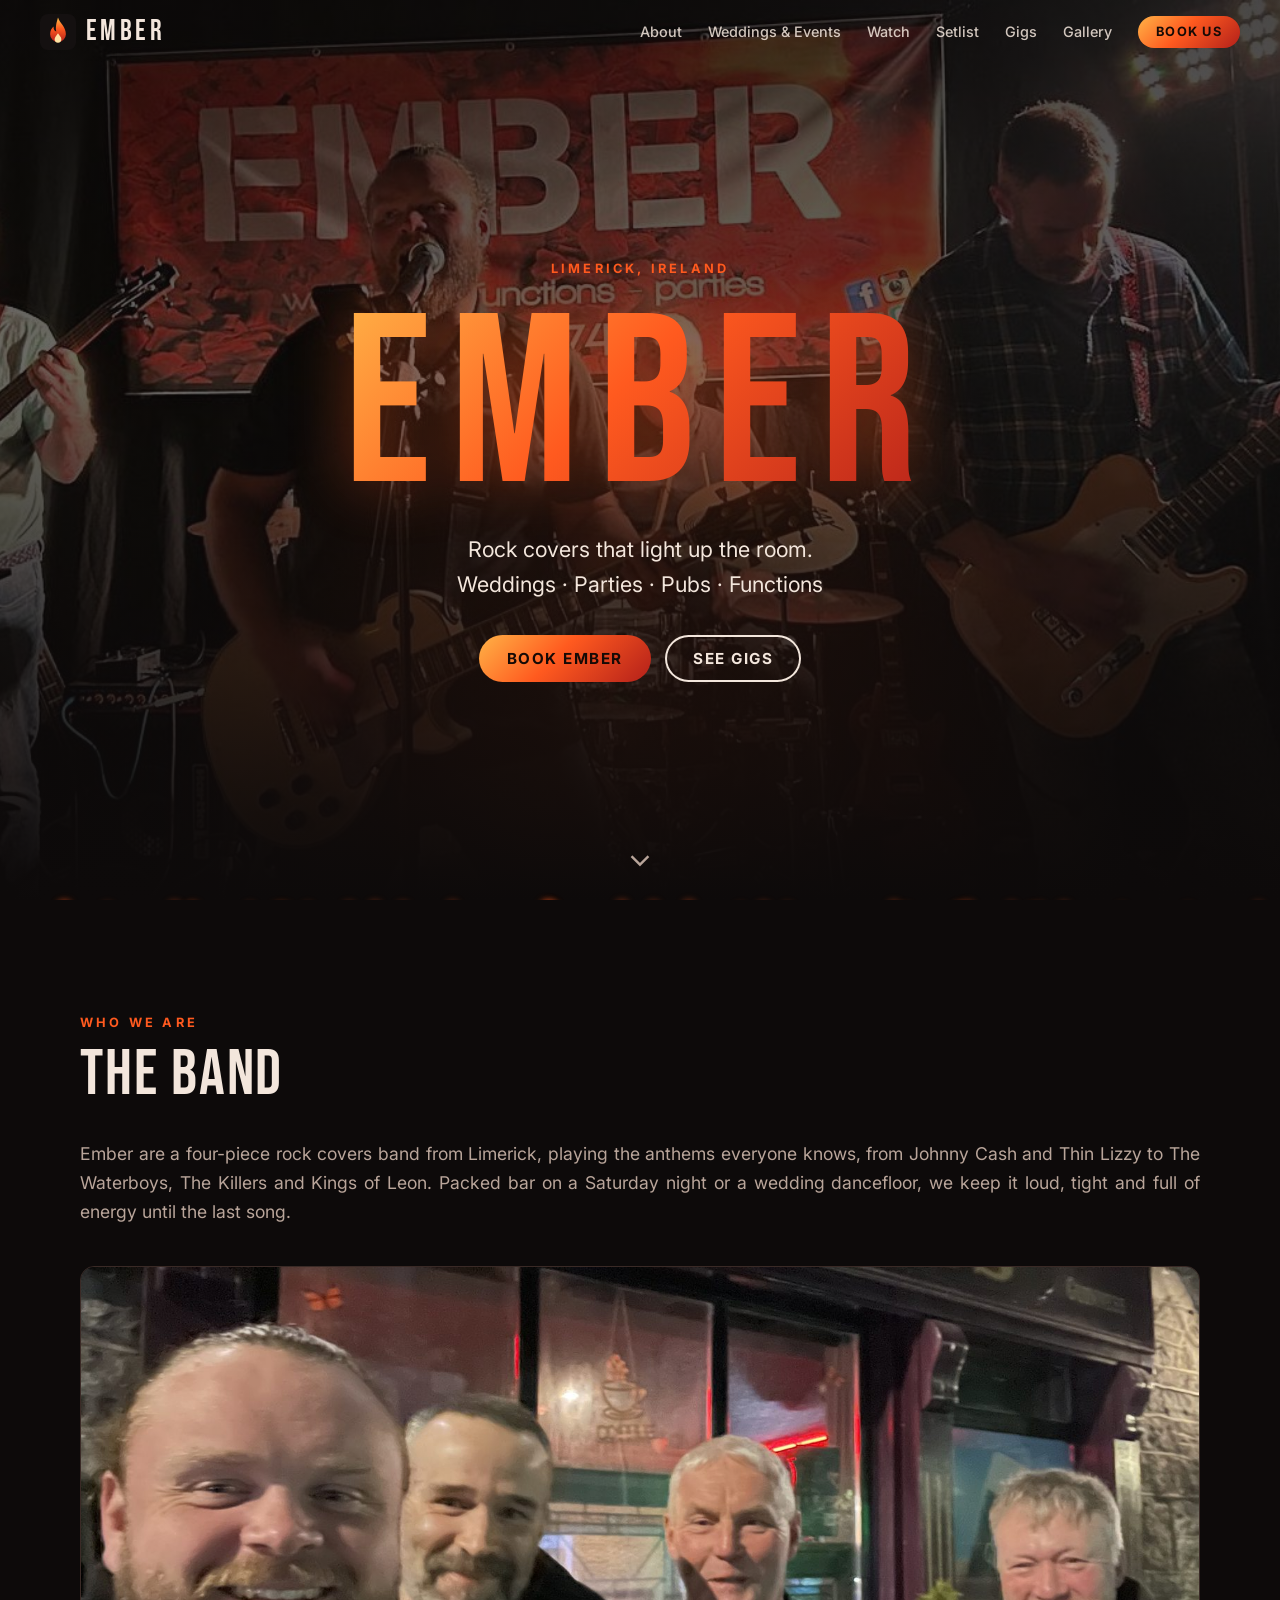
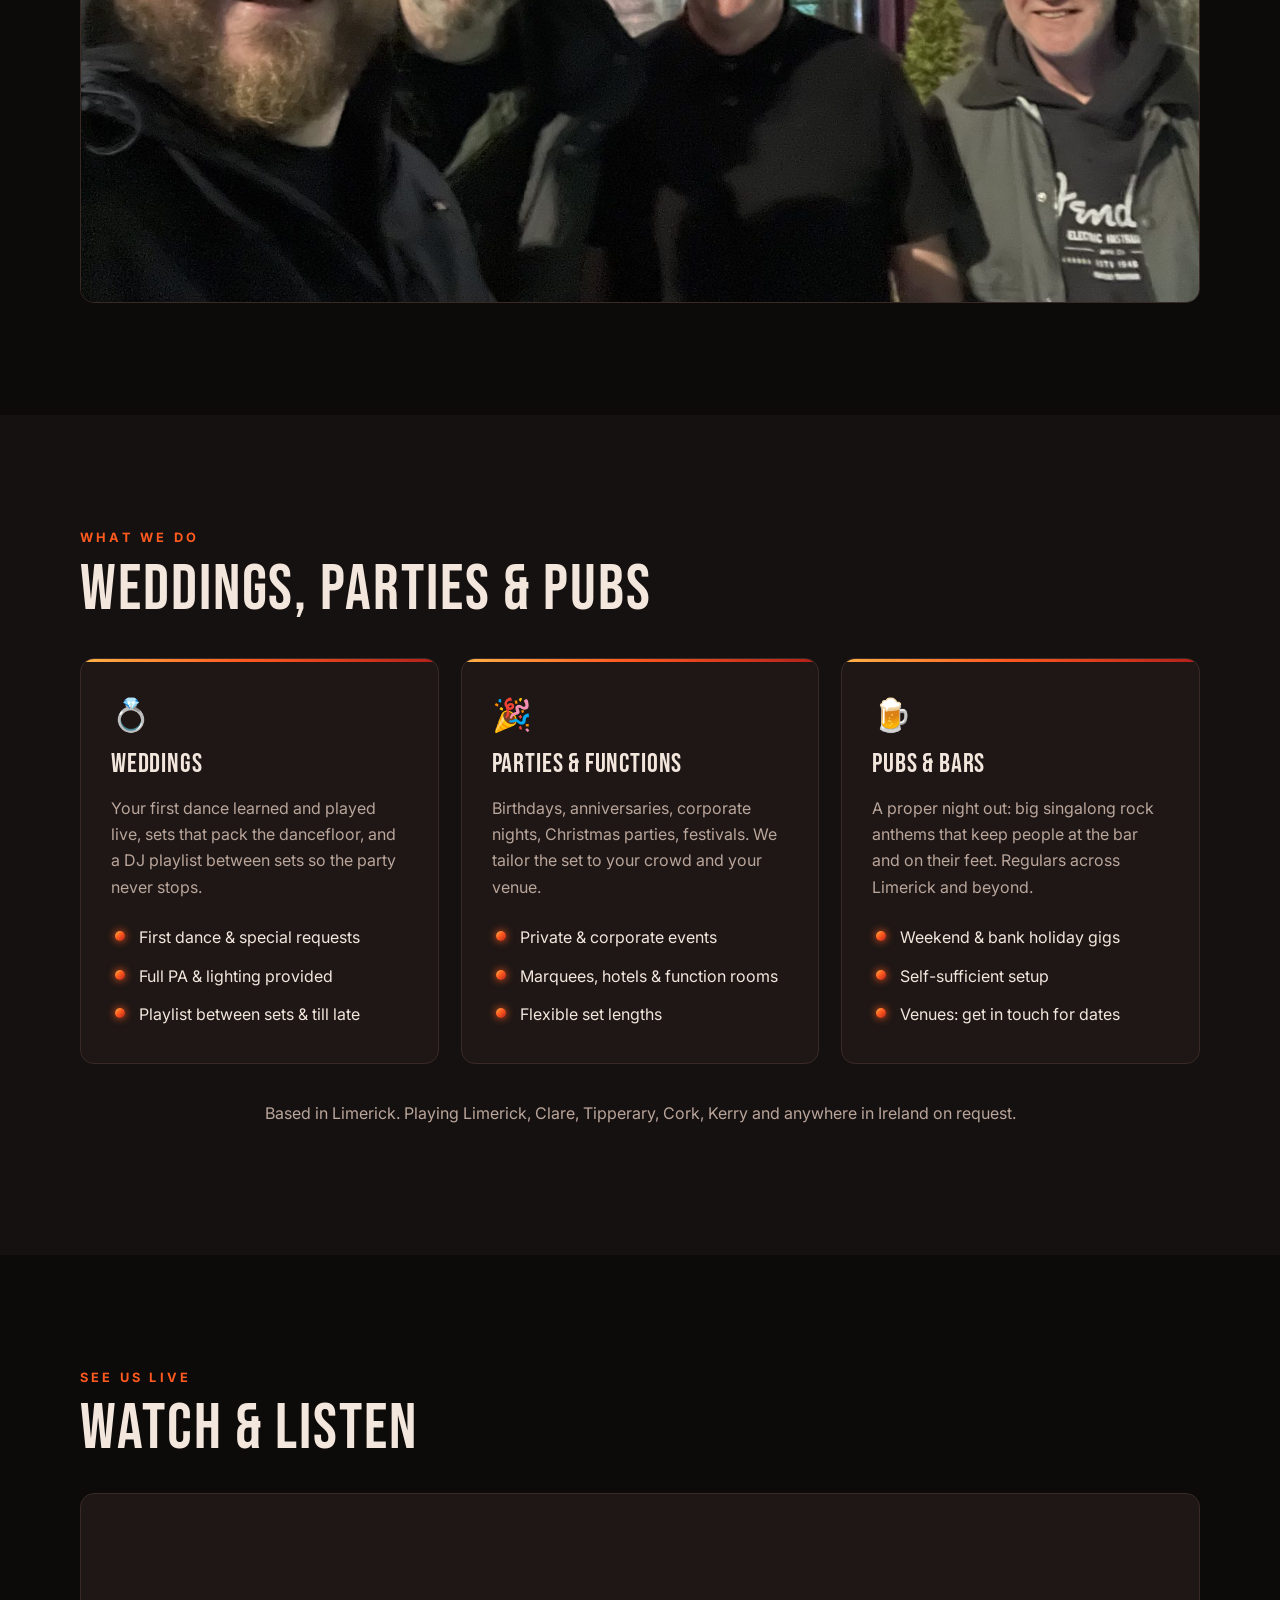
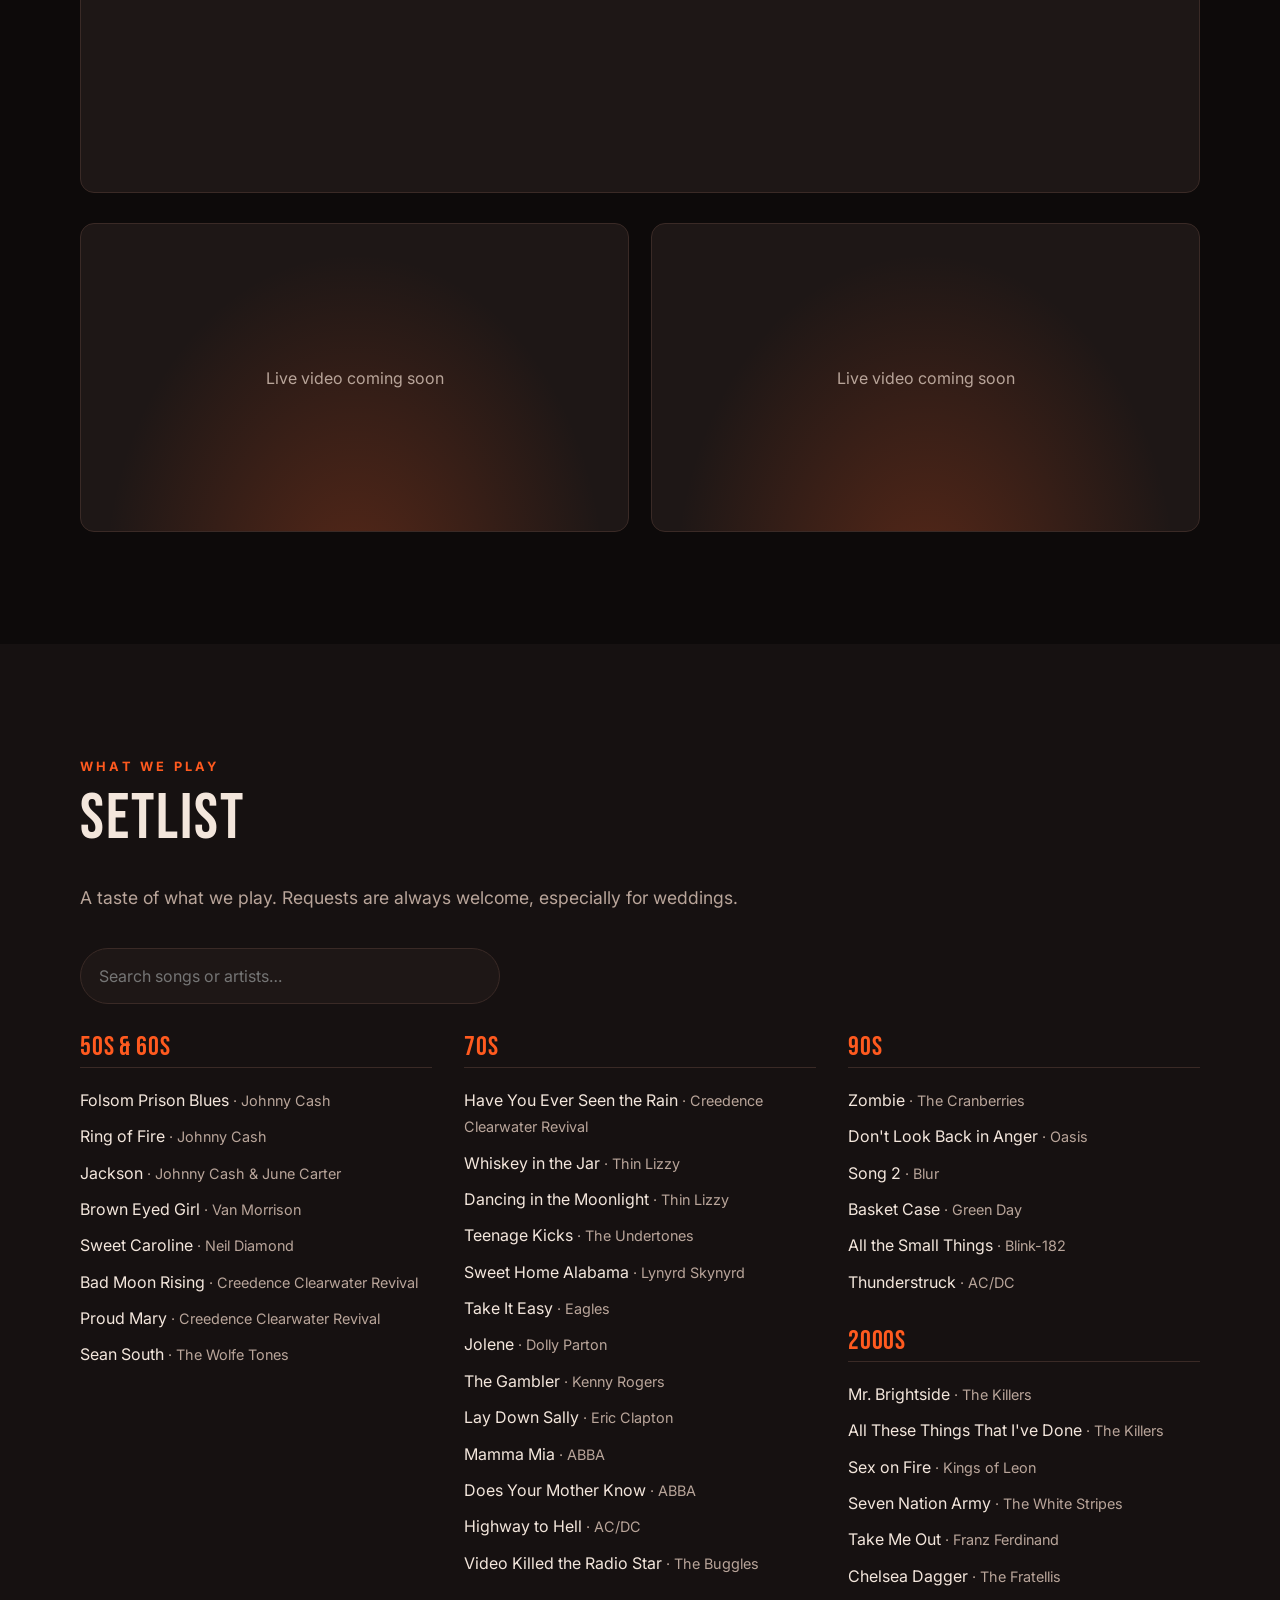
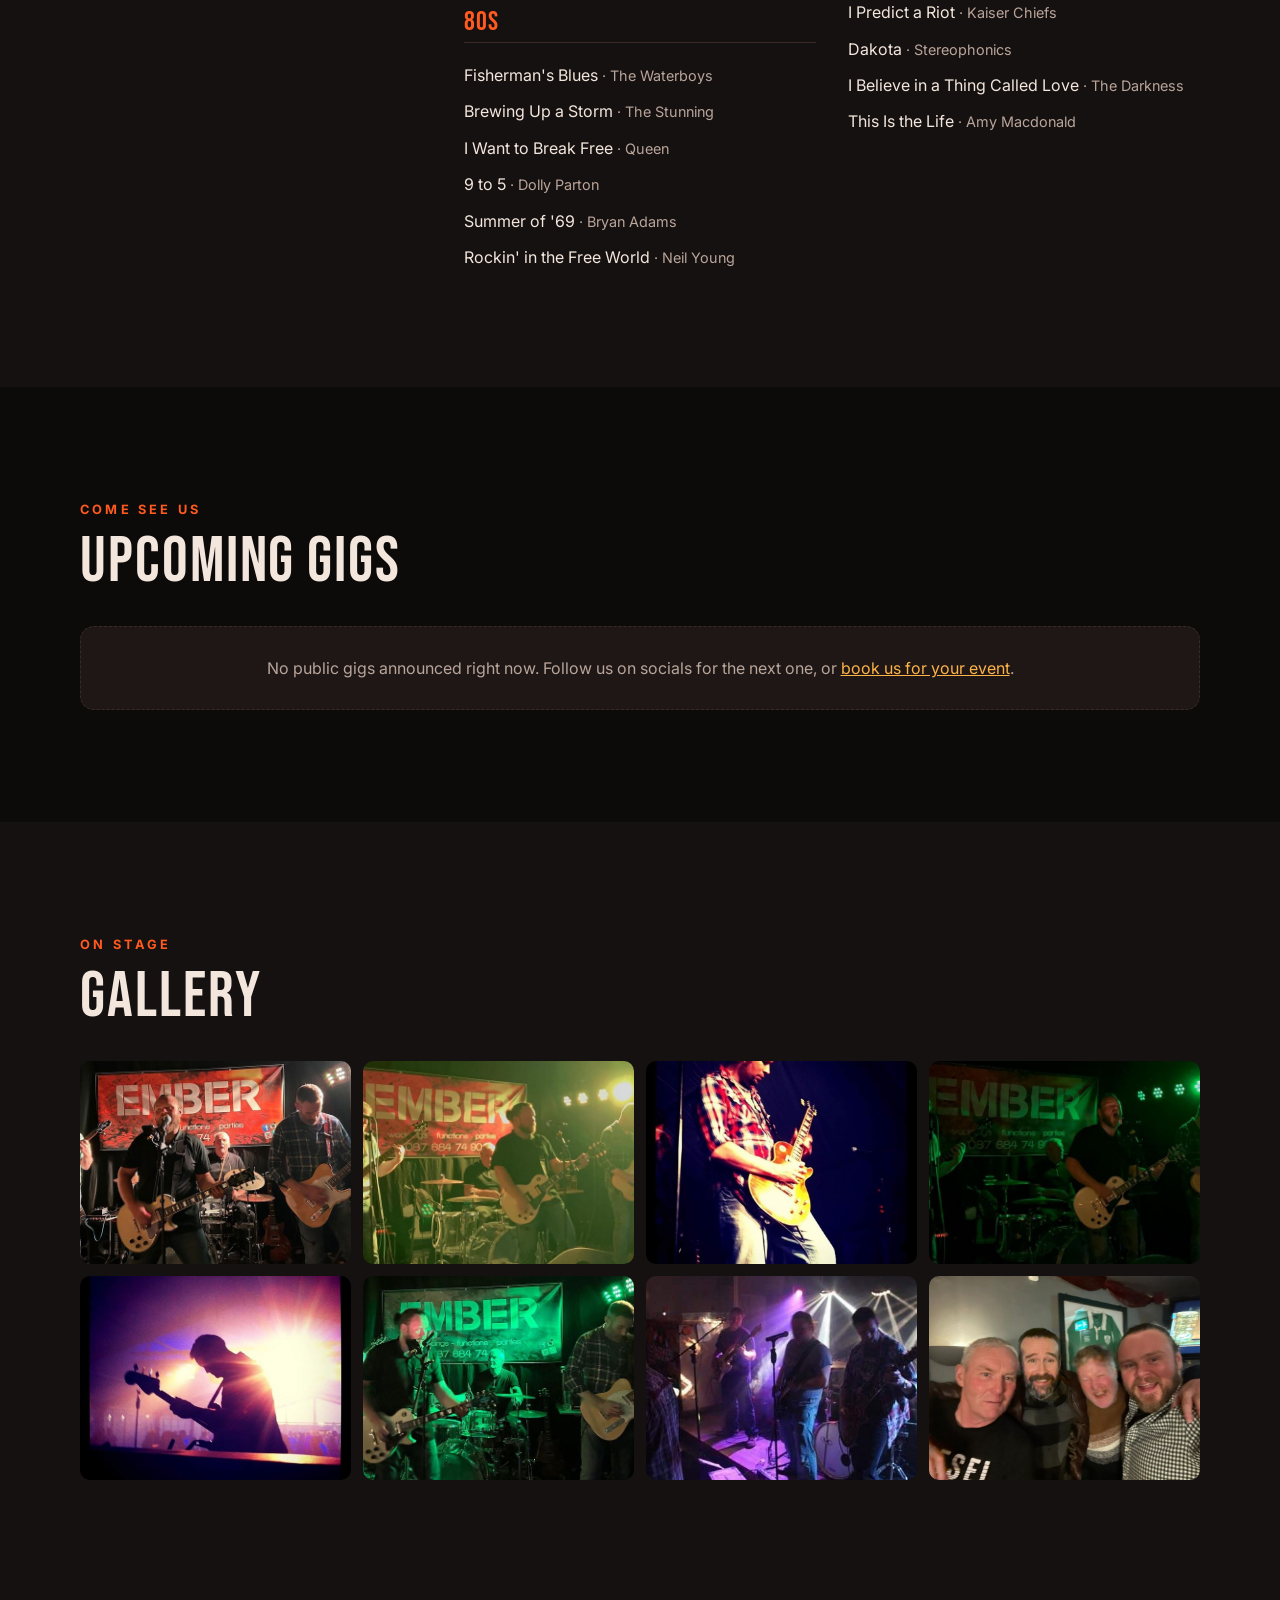
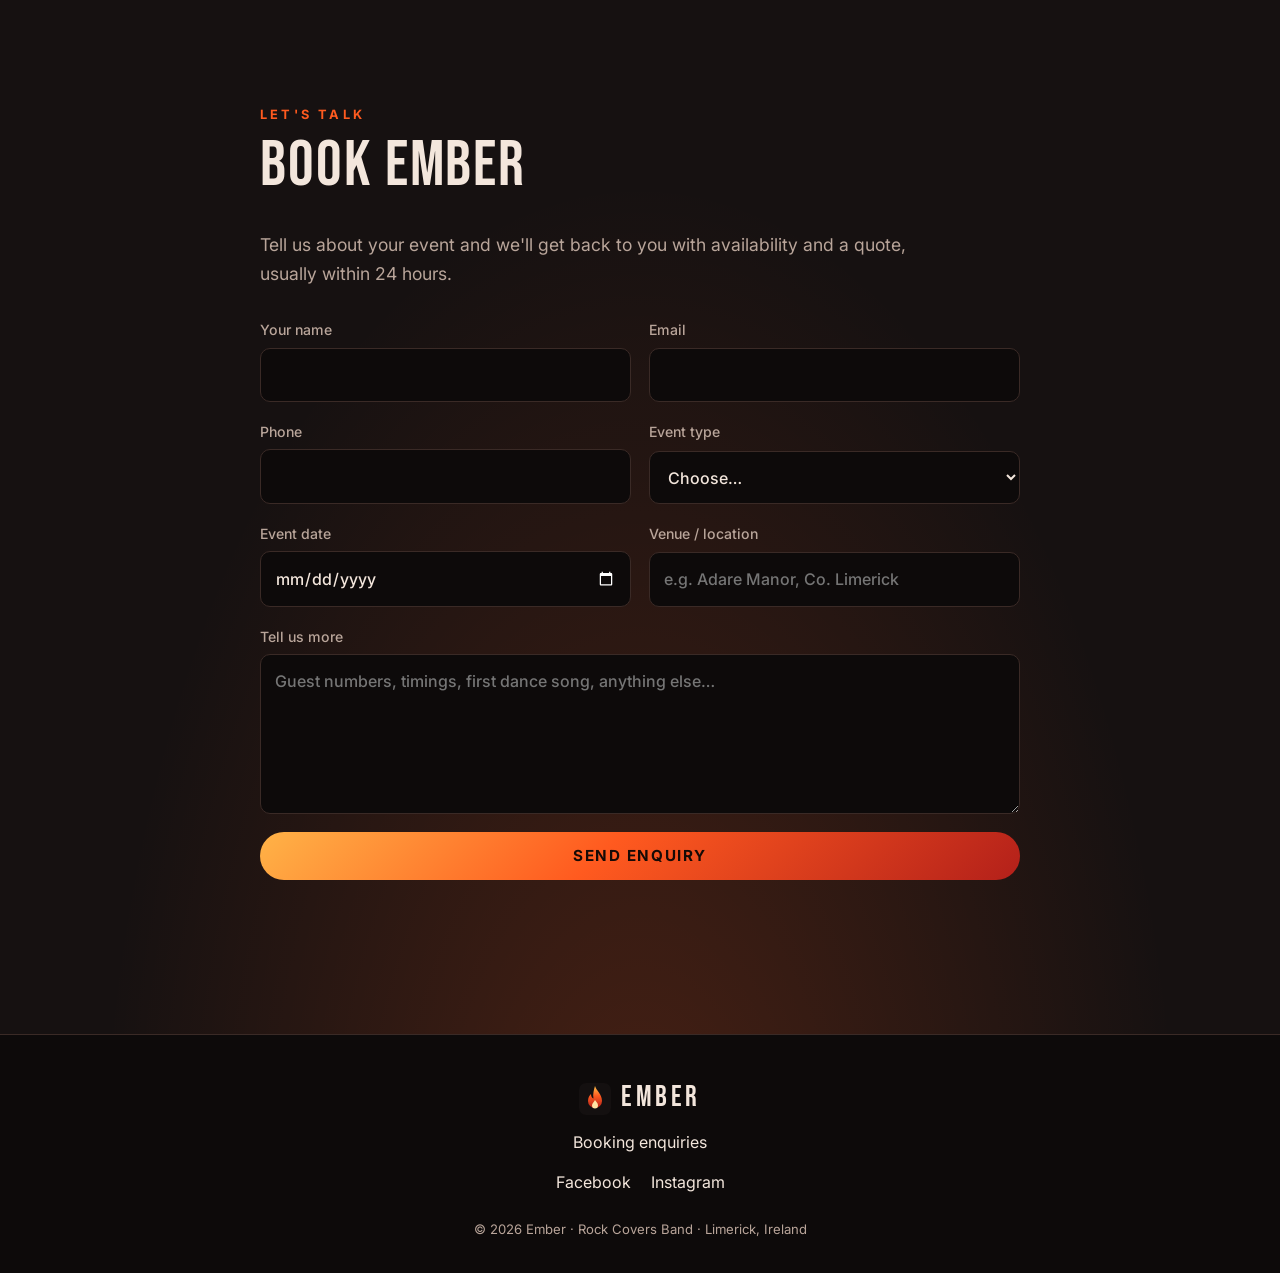
<file: index.html>
<!doctype html>
<html lang="en-IE">
<head>
  <meta charset="utf-8">
  <meta name="viewport" content="width=device-width, initial-scale=1">
  <title>Ember | Rock Covers Band, Limerick | Weddings, Parties &amp; Pubs</title>
  <meta name="description" content="Ember is a high-energy rock covers band based in Limerick, Ireland. Book us for weddings, parties, corporate events and functions across Munster.">
  <link rel="canonical" href="https://emberireland.com/">
  <meta name="theme-color" content="#0d0a0a">
  <link rel="icon" href="images/logo.svg" type="image/svg+xml">

  <!-- Social sharing previews -->
  <meta property="og:type" content="website">
  <meta property="og:title" content="Ember | Rock Covers Band, Limerick">
  <meta property="og:description" content="Rock covers for weddings, parties and pubs across Limerick and Munster.">
  <meta property="og:url" content="https://emberireland.com/">
  <meta property="og:image" content="https://emberireland.com/images/og-image.jpg">
  <meta name="twitter:card" content="summary_large_image">

  <link rel="preconnect" href="https://fonts.googleapis.com">
  <link rel="preconnect" href="https://fonts.gstatic.com" crossorigin>
  <link href="https://fonts.googleapis.com/css2?family=Bebas+Neue&family=Inter:wght@400;500;700&display=swap" rel="stylesheet">
  <link rel="stylesheet" href="css/style.css">

  <script type="application/ld+json">
  {
    "@context": "https://schema.org",
    "@type": "MusicGroup",
    "name": "Ember",
    "url": "https://emberireland.com/",
    "genre": ["Rock", "Covers", "Wedding Band"],
    "description": "Rock covers band from Limerick, Ireland, available for weddings, parties and functions.",
    "foundingLocation": { "@type": "Place", "name": "Limerick, Ireland" },
    "areaServed": ["Limerick", "Clare", "Tipperary", "Cork", "Kerry", "Munster", "Ireland"],
    "sameAs": ["https://www.facebook.com/emberireland/", "https://www.instagram.com/emberireland/"]
  }
  </script>
</head>
<body>
  <a class="skip-link" href="#main">Skip to content</a>

  <header class="nav" id="top">
    <div class="nav__inner">
      <a class="nav__brand" href="#top" aria-label="Ember home">
        <img src="images/logo.svg" alt="" width="36" height="36">
        <span>EMBER</span>
      </a>
      <button class="nav__toggle" aria-expanded="false" aria-controls="nav-menu" aria-label="Open menu">
        <span></span><span></span><span></span>
      </button>
      <nav id="nav-menu" class="nav__menu" aria-label="Main">
        <a href="#about">About</a>
        <a href="#services">Weddings &amp; Events</a>
        <a href="#media">Watch</a>
        <a href="#setlist">Setlist</a>
        <a href="#gigs">Gigs</a>
        <a href="#gallery">Gallery</a>
        <a class="btn btn--small" href="#book">Book Us</a>
      </nav>
    </div>
  </header>

  <main id="main">
    <!-- HERO -->
    <section class="hero">
      <div class="hero__bg" aria-hidden="true"></div>
      <div class="hero__sparks" aria-hidden="true"></div>
      <div class="hero__content">
        <p class="eyebrow">Limerick, Ireland</p>
        <h1 class="hero__title">EMBER</h1>
        <p class="hero__tag">Rock covers that light up the room.<br>Weddings &middot; Parties &middot; Pubs &middot; Functions</p>
        <div class="hero__ctas">
          <a class="btn" href="#book">Book Ember</a>
          <a class="btn btn--ghost" href="#gigs">See Gigs</a>
        </div>
      </div>
      <a class="hero__scroll" href="#about" aria-label="Scroll down">&#8964;</a>
    </section>

    <!-- ABOUT -->
    <section class="section" id="about">
      <div class="container">
        <p class="eyebrow">Who we are</p>
        <h2>The Band</h2>
        <p class="lead">
          <!-- REPLACE: real band bio -->
          Ember are a four-piece rock covers band from Limerick, playing the anthems everyone knows,
          from Johnny Cash and Thin Lizzy to The Waterboys, The Killers and Kings of Leon. Packed bar on a Saturday
          night or a wedding dancefloor, we keep it loud, tight and full of energy until the last song.
        </p>
        <img class="band-photo" src="images/band.jpg" alt="The four members of Ember smiling outside a pub at night" loading="lazy" width="1600" height="909">
      </div>
    </section>

    <!-- SERVICES -->
    <section class="section section--alt" id="services">
      <div class="container">
        <p class="eyebrow">What we do</p>
        <h2>Weddings, Parties &amp; Pubs</h2>
        <div class="cards">
          <article class="card">
            <div class="card__icon" aria-hidden="true">&#128141;</div>
            <h3>Weddings</h3>
            <p>Your first dance learned and played live, sets that pack the dancefloor, and a DJ playlist between sets so the party never stops.</p>
            <ul class="ticks">
              <li>First dance &amp; special requests</li>
              <li>Full PA &amp; lighting provided</li>
              <li>Playlist between sets &amp; till late</li>
            </ul>
          </article>
          <article class="card">
            <div class="card__icon" aria-hidden="true">&#127881;</div>
            <h3>Parties &amp; Functions</h3>
            <p>Birthdays, anniversaries, corporate nights, Christmas parties, festivals. We tailor the set to your crowd and your venue.</p>
            <ul class="ticks">
              <li>Private &amp; corporate events</li>
              <li>Marquees, hotels &amp; function rooms</li>
              <li>Flexible set lengths</li>
            </ul>
          </article>
          <article class="card">
            <div class="card__icon" aria-hidden="true">&#127866;</div>
            <h3>Pubs &amp; Bars</h3>
            <p>A proper night out: big singalong rock anthems that keep people at the bar and on their feet. Regulars across Limerick and beyond.</p>
            <ul class="ticks">
              <li>Weekend &amp; bank holiday gigs</li>
              <li>Self-sufficient setup</li>
              <li>Venues: get in touch for dates</li>
            </ul>
          </article>
        </div>
        <p class="area">Based in Limerick. Playing Limerick, Clare, Tipperary, Cork, Kerry and anywhere in Ireland on request.</p>
      </div>
    </section>

    <!-- MEDIA -->
    <section class="section" id="media">
      <div class="container">
        <p class="eyebrow">See us live</p>
        <h2>Watch &amp; Listen</h2>
        <iframe class="soundcloud" title="Ember: Mr. Brightside (The Killers cover) on SoundCloud" loading="lazy" allow="autoplay"
          src="https://w.soundcloud.com/player/?url=https%3A//soundcloud.com/thomas-slattery-220821724/mr-brightside-cover&amp;color=%23ff5a1f&amp;auto_play=false&amp;hide_related=true&amp;show_comments=false&amp;show_reposts=false&amp;visual=true"></iframe>
        <!-- REPLACE: put a YouTube video ID in data-youtube (the part after v= in the URL) -->
        <div class="videos">
          <div class="video" data-youtube="" data-title="Ember live, video 1"></div>
          <div class="video" data-youtube="" data-title="Ember live, video 2"></div>
        </div>
      </div>
    </section>

    <!-- SETLIST -->
    <section class="section section--alt" id="setlist">
      <div class="container">
        <p class="eyebrow">What we play</p>
        <h2>Setlist</h2>
        <p class="lead">A taste of what we play. Requests are always welcome, especially for weddings.</p>
        <label class="search">
          <span class="sr-only">Search songs or artists</span>
          <input type="search" id="setlist-search" placeholder="Search songs or artists&hellip;" autocomplete="off">
        </label>
        <div id="setlist-list" class="setlist" aria-live="polite"></div>
      </div>
    </section>

    <!-- GIGS -->
    <section class="section" id="gigs">
      <div class="container">
        <p class="eyebrow">Come see us</p>
        <h2>Upcoming Gigs</h2>
        <ol id="gig-list" class="gigs" aria-live="polite"></ol>
      </div>
    </section>

    <!-- GALLERY -->
    <section class="section section--alt" id="gallery">
      <div class="container">
        <p class="eyebrow">On stage</p>
        <h2>Gallery</h2>
        <!-- Full-size photos in images/gallery/, 800px thumbnails in images/gallery/thumbs/ -->
        <div class="gallery">
          <a href="images/gallery/live-full-band.jpg"><img src="images/gallery/thumbs/live-full-band.jpg" alt="Ember playing live in front of the Ember banner" loading="lazy" width="800" height="422"></a>
          <a href="images/gallery/live-amber.jpg"><img src="images/gallery/thumbs/live-amber.jpg" alt="The full band on stage under warm lights" loading="lazy" width="800" height="426"></a>
          <a href="images/gallery/guitar-solo.jpg"><img src="images/gallery/thumbs/guitar-solo.jpg" alt="Guitarist playing a sunburst Les Paul" loading="lazy" width="800" height="800"></a>
          <a href="images/gallery/live-green-1.jpg"><img src="images/gallery/thumbs/live-green-1.jpg" alt="Singer belting it out under green stage lights" loading="lazy" width="800" height="425"></a>
          <a href="images/gallery/bass-silhouette.jpg"><img src="images/gallery/thumbs/bass-silhouette.jpg" alt="Bass player silhouetted against bright stage lights" loading="lazy" width="800" height="800"></a>
          <a href="images/gallery/live-green-2.jpg"><img src="images/gallery/thumbs/live-green-2.jpg" alt="Ember on stage with the drummer in the background" loading="lazy" width="800" height="425"></a>
          <a href="images/gallery/live-lights.jpg"><img src="images/gallery/thumbs/live-lights.jpg" alt="Ember playing a pub gig under purple lights" loading="lazy" width="561" height="312"></a>
          <a href="images/gallery/band-selfie.jpg"><img src="images/gallery/thumbs/band-selfie.jpg" alt="The band together for a selfie in the bar" loading="lazy" width="800" height="600"></a>
        </div>
      </div>
    </section>

    <!-- BOOKING -->
    <section class="section section--glow" id="book">
      <div class="container container--narrow">
        <p class="eyebrow">Let's talk</p>
        <h2>Book Ember</h2>
        <p class="lead">Tell us about your event and we'll get back to you with availability and a quote, usually within 24 hours.</p>

        <!-- Enquiries are emailed via web3forms.com. The access key is safe to be public. -->
        <form id="booking-form" class="form" action="https://api.web3forms.com/submit" method="POST">
          <input type="hidden" name="access_key" value="e52269e8-cf04-447e-ac34-3cc9f64ba4dd">
          <input type="hidden" name="subject" value="New booking enquiry from emberireland.com">
          <input type="hidden" name="from_name" value="emberireland.com">
          <div class="form__row">
            <label>Your name<input name="name" required autocomplete="name"></label>
            <label>Email<input name="email" type="email" required autocomplete="email"></label>
          </div>
          <div class="form__row">
            <label>Phone<input name="phone" type="tel" autocomplete="tel"></label>
            <label>Event type
              <select name="event_type" required>
                <option value="">Choose&hellip;</option>
                <option>Wedding</option>
                <option>Private party</option>
                <option>Corporate event</option>
                <option>Pub / bar gig</option>
                <option>Other</option>
              </select>
            </label>
          </div>
          <div class="form__row">
            <label>Event date<input name="event_date" type="date"></label>
            <label>Venue / location<input name="venue" placeholder="e.g. Adare Manor, Co. Limerick"></label>
          </div>
          <label>Tell us more<textarea name="message" rows="5" placeholder="Guest numbers, timings, first dance song, anything else&hellip;"></textarea></label>
          <!-- Honeypot: hidden from people, bots fill it in -->
          <label class="hp" aria-hidden="true">Leave blank<input type="checkbox" name="botcheck" tabindex="-1" autocomplete="off"></label>
          <button class="btn btn--block" type="submit">Send Enquiry</button>
          <p class="form__status" role="status" aria-live="polite"></p>
        </form>
      </div>
    </section>
  </main>

  <footer class="footer">
    <div class="container footer__inner">
      <div class="footer__brand">
        <img src="images/logo.svg" alt="" width="32" height="32"><span>EMBER</span>
      </div>
      <p class="footer__contact"><a href="#book">Booking enquiries</a></p>
      <nav class="socials" aria-label="Social media">
        <a href="https://www.facebook.com/emberireland/" rel="noopener" target="_blank">Facebook</a>
        <a href="https://www.instagram.com/emberireland/" rel="noopener" target="_blank">Instagram</a>
      </nav>
      <p class="footer__small">&copy; <span id="year"></span> Ember &middot; Rock Covers Band &middot; Limerick, Ireland</p>
    </div>
  </footer>

  <div class="lightbox" id="lightbox" hidden>
    <button class="lightbox__close" aria-label="Close">&times;</button>
    <button class="lightbox__prev" aria-label="Previous photo">&#8249;</button>
    <img alt="">
    <button class="lightbox__next" aria-label="Next photo">&#8250;</button>
  </div>

  <script src="js/main.js" defer></script>
</body>
</html>
</file>
<file: css/style.css>
/* ===== Ember: theme tokens ===== */
:root {
  --bg: #0d0a0a;
  --bg-alt: #161111;
  --surface: #1e1716;
  --line: #3a2a26;
  --text: #f3e6dc;
  --muted: #b9a59a;
  --ember: #ff5a1f;
  --ember-hot: #ffb347;
  --ember-deep: #b3201a;
  --grad: linear-gradient(135deg, var(--ember-hot), var(--ember) 45%, var(--ember-deep));
  --radius: 14px;
  --display: "Bebas Neue", Impact, "Arial Narrow", sans-serif;
  --body: "Inter", system-ui, -apple-system, "Segoe UI", sans-serif;
  --nav-h: 64px;
}

*, *::before, *::after { box-sizing: border-box; }
html { scroll-behavior: smooth; scroll-padding-top: var(--nav-h); }
body {
  margin: 0;
  background: var(--bg);
  color: var(--text);
  font: 400 1rem/1.65 var(--body);
  -webkit-font-smoothing: antialiased;
  overflow-x: hidden;
}
/* iOS Safari still lets the page pan sideways with overflow-x: hidden on body; clip on the root stops it */
@supports (overflow: clip) { html, body { overflow-x: clip; } }
img { max-width: 100%; display: block; }
a { color: var(--ember-hot); }
h1, h2, h3 { font-family: var(--display); font-weight: 400; letter-spacing: .03em; line-height: 1; margin: 0 0 .5em; }
h2 { font-size: clamp(2.6rem, 6vw, 4rem); }
h3 { font-size: 1.7rem; }

.sr-only, .hp { position: absolute !important; width: 1px; height: 1px; overflow: hidden; clip: rect(0 0 0 0); white-space: nowrap; }
.skip-link { position: absolute; left: -999px; top: 8px; background: var(--ember); color: #000; padding: 8px 14px; z-index: 100; border-radius: 6px; }
.skip-link:focus { left: 8px; }
:focus-visible { outline: 2px solid var(--ember-hot); outline-offset: 3px; }

.container { width: min(1120px, 100% - 32px); margin-inline: auto; }
.container--narrow { width: min(760px, 100% - 32px); }
.section { padding: clamp(64px, 10vw, 112px) 0; }
.section--alt { background: var(--bg-alt); }
.section--glow { background: radial-gradient(ellipse at 50% 120%, rgba(255, 90, 31, .22), transparent 60%), var(--bg-alt); }
.eyebrow { color: var(--ember); text-transform: uppercase; letter-spacing: .25em; font-size: .8rem; font-weight: 700; margin: 0 0 .6rem; }
.lead { color: var(--muted); font-size: 1.1rem; max-width: 62ch; }

/* ===== Buttons ===== */
.btn {
  display: inline-block; border: 0; cursor: pointer;
  background: var(--grad); color: #160a06;
  font: 700 .95rem/1 var(--body); text-transform: uppercase; letter-spacing: .1em; text-decoration: none;
  padding: 16px 28px; border-radius: 999px;
  box-shadow: 0 0 0 rgba(255, 90, 31, 0);
  transition: transform .15s, box-shadow .25s;
}
.btn:hover { transform: translateY(-2px); box-shadow: 0 8px 30px rgba(255, 90, 31, .45); }
.btn--ghost { background: transparent; color: var(--text); box-shadow: inset 0 0 0 2px var(--text); }
.btn--ghost:hover { box-shadow: inset 0 0 0 2px var(--ember-hot), 0 8px 30px rgba(255, 90, 31, .25); color: var(--ember-hot); }
.btn--small { padding: 10px 18px; font-size: .8rem; }
.btn--block { width: 100%; }
.btn[disabled] { opacity: .6; cursor: wait; }

/* ===== Nav ===== */
.nav {
  position: fixed; inset: 0 0 auto; z-index: 50; height: var(--nav-h);
  transition: background .3s, box-shadow .3s;
}
.nav.is-scrolled { background: rgba(13, 10, 10, .92); backdrop-filter: blur(10px); box-shadow: 0 1px 0 var(--line); }
.nav__inner { height: 100%; width: min(1200px, 100% - 32px); margin-inline: auto; display: flex; align-items: center; justify-content: space-between; }
.nav__brand { display: flex; align-items: center; gap: 10px; color: var(--text); text-decoration: none; font: 1.8rem/1 var(--display); letter-spacing: .12em; }
.nav__menu { display: flex; align-items: center; gap: 26px; }
.nav__menu a:not(.btn) { color: var(--text); text-decoration: none; font-size: .9rem; font-weight: 500; opacity: .85; }
.nav__menu a:not(.btn):hover { opacity: 1; color: var(--ember-hot); }
.nav__toggle { display: none; background: none; border: 0; padding: 10px; cursor: pointer; }
.nav__toggle span { display: block; width: 24px; height: 2px; background: var(--text); margin: 5px 0; transition: transform .25s, opacity .25s; }

@media (max-width: 900px) {
  .nav__toggle { display: block; }
  .nav__menu {
    position: fixed; inset: var(--nav-h) 0 auto; flex-direction: column; gap: 0;
    background: rgba(13, 10, 10, .98); border-bottom: 1px solid var(--line);
    padding: 8px 16px 24px; transform: translateY(-120%); transition: transform .3s;
  }
  .nav__menu a:not(.btn) { width: 100%; padding: 14px 0; border-bottom: 1px solid var(--line); font-size: 1.05rem; }
  .nav__menu .btn { margin-top: 18px; }
  .nav.is-open { background: rgba(13, 10, 10, .98); }
  .nav.is-open .nav__menu { transform: none; }
  .nav.is-open .nav__toggle span:nth-child(1) { transform: translateY(7px) rotate(45deg); }
  .nav.is-open .nav__toggle span:nth-child(2) { opacity: 0; }
  .nav.is-open .nav__toggle span:nth-child(3) { transform: translateY(-7px) rotate(-45deg); }
}

/* ===== Hero ===== */
.hero { position: relative; min-height: 100svh; display: grid; place-items: center; text-align: center; overflow: hidden; isolation: isolate; }
.hero__bg {
  position: absolute; inset: 0; z-index: -2;
  background:
    linear-gradient(180deg, rgba(13,10,10,.75), rgba(13,10,10,.6) 40%, var(--bg)),
    radial-gradient(ellipse at 50% 110%, rgba(255, 90, 31, .55), transparent 55%),
    url("../images/hero.jpg") center 30% / cover,
    #1a0f0d;
}
.hero__sparks { position: absolute; inset: 0; z-index: -1; pointer-events: none; }
.spark {
  position: absolute; bottom: -10px; width: 4px; height: 4px; border-radius: 50%;
  background: var(--ember-hot); box-shadow: 0 0 8px 2px var(--ember);
  animation: rise linear infinite;
}
@keyframes rise {
  0% { transform: translate(0, 0) scale(1); opacity: 0; }
  10% { opacity: 1; }
  100% { transform: translate(var(--drift, 20px), -100vh) scale(.3); opacity: 0; }
}
.hero__content { padding: calc(var(--nav-h) + 24px) 16px 48px; }
.hero__title {
  font-size: clamp(6rem, 24vw, 15rem); letter-spacing: .08em; margin: 0;
  background: var(--grad); -webkit-background-clip: text; background-clip: text; color: transparent;
  filter: drop-shadow(0 0 30px rgba(255, 90, 31, .45));
  animation: flicker 6s infinite;
}
@keyframes flicker {
  0%, 100% { filter: drop-shadow(0 0 30px rgba(255, 90, 31, .45)); }
  50% { filter: drop-shadow(0 0 46px rgba(255, 120, 40, .7)); }
}
.hero__tag { font-size: clamp(1.05rem, 2.6vw, 1.35rem); color: var(--text); margin: .2rem 0 2rem; }
.hero__ctas { display: flex; flex-wrap: wrap; gap: 14px; justify-content: center; }
.hero__scroll { position: absolute; bottom: 18px; left: 50%; transform: translateX(-50%); color: var(--muted); font-size: 2rem; text-decoration: none; animation: bob 2s infinite; }
@keyframes bob { 50% { transform: translate(-50%, 6px); } }

/* ===== About ===== */
@media (min-width: 700px) { #about .lead { max-width: none; text-align: justify; } }
.band-photo { width: 100%; height: auto; margin-top: 40px; border-radius: var(--radius); border: 1px solid var(--line); }

/* ===== Services ===== */
.cards { display: grid; grid-template-columns: repeat(auto-fit, minmax(280px, 1fr)); gap: 22px; margin-top: 36px; }
.card { background: var(--surface); border: 1px solid var(--line); border-radius: var(--radius); padding: 30px; position: relative; overflow: hidden; transition: border-color .3s, transform .3s; }
.card::before { content: ""; position: absolute; inset: 0 0 auto; height: 3px; background: var(--grad); }
.card:hover { border-color: var(--ember); transform: translateY(-4px); }
.card__icon { font-size: 2rem; margin-bottom: 10px; }
.card p { color: var(--muted); }
.ticks { list-style: none; padding: 0; margin: 18px 0 0; }
.ticks li { padding: 6px 0 6px 28px; position: relative; }
.ticks li::before { content: ""; position: absolute; left: 4px; top: 13px; width: 10px; height: 10px; border-radius: 50%; background: var(--grad); box-shadow: 0 0 8px var(--ember); }
.area { text-align: center; color: var(--muted); margin-top: 36px; }

/* ===== Media ===== */
.soundcloud { display: block; width: 100%; height: 300px; margin-top: 30px; border: 1px solid var(--line); border-radius: var(--radius); background: var(--surface); }
.videos { display: grid; grid-template-columns: repeat(auto-fit, minmax(300px, 1fr)); gap: 22px; margin-top: 30px; }
.video { position: relative; aspect-ratio: 16 / 9; border-radius: var(--radius); overflow: hidden; background: var(--surface) center / cover; border: 1px solid var(--line); }
.video iframe { position: absolute; inset: 0; width: 100%; height: 100%; border: 0; }
.video__play {
  position: absolute; inset: 0; width: 100%; border: 0; cursor: pointer;
  background: linear-gradient(transparent, rgba(0,0,0,.5)); color: var(--text);
  display: grid; place-items: center; font: 500 .95rem var(--body);
}
.video__play::before { content: ""; width: 74px; height: 74px; border-radius: 50%; background: var(--grad); box-shadow: 0 0 30px var(--ember); }
.video__play::after { content: ""; position: absolute; border-style: solid; border-width: 13px 0 13px 22px; border-color: transparent transparent transparent #160a06; margin-left: 6px; }
.video--empty { display: grid; place-items: center; color: var(--muted); text-align: center; padding: 20px;
  background: radial-gradient(ellipse at 50% 120%, rgba(255,90,31,.25), transparent 65%), var(--surface); }

/* ===== Setlist ===== */
.search input {
  width: 100%; max-width: 420px; margin: 18px 0 30px; padding: 14px 18px;
  background: var(--surface); color: var(--text); border: 1px solid var(--line); border-radius: 999px; font: inherit;
}
.search input:focus { border-color: var(--ember); outline: none; box-shadow: 0 0 0 3px rgba(255, 90, 31, .25); }
.setlist { columns: 3 260px; column-gap: 32px; }
.setlist__group { break-inside: avoid; margin-bottom: 28px; }
.setlist__group h3 { color: var(--ember); border-bottom: 1px solid var(--line); padding-bottom: 6px; }
.setlist__group ul { list-style: none; padding: 0; margin: 0; }
.setlist__group li { padding: 5px 0; }
.setlist__group li span { color: var(--muted); font-size: .9rem; }
.setlist__empty { color: var(--muted); }

/* ===== Gigs ===== */
.gigs { list-style: none; padding: 0; margin: 30px 0 0; display: grid; gap: 14px; }
.gig {
  display: grid; grid-template-columns: 84px 1fr auto; align-items: center; gap: 20px;
  background: var(--surface); border: 1px solid var(--line); border-radius: var(--radius); padding: 16px 20px;
  transition: border-color .25s;
}
.gig:hover { border-color: var(--ember); }
.gig__date { text-align: center; font-family: var(--display); line-height: .9; }
.gig__day { font-size: 2.6rem; display: block; background: var(--grad); -webkit-background-clip: text; background-clip: text; color: transparent; }
.gig__mon { font-size: 1.1rem; letter-spacing: .12em; color: var(--muted); }
.gig__venue { font-weight: 700; font-size: 1.1rem; margin: 0; }
.gig__meta { margin: 0; color: var(--muted); font-size: .92rem; }
.gig__tag { font-size: .75rem; text-transform: uppercase; letter-spacing: .12em; color: var(--muted); border: 1px solid var(--line); padding: 6px 10px; border-radius: 999px; white-space: nowrap; }
.gigs__empty { color: var(--muted); background: var(--surface); border: 1px dashed var(--line); border-radius: var(--radius); padding: 28px; text-align: center; }
@media (max-width: 560px) {
  .gig { grid-template-columns: 64px 1fr; }
  .gig > :last-child { grid-column: 2; justify-self: start; }
}

/* ===== Gallery ===== */
.gallery { display: grid; grid-template-columns: repeat(auto-fill, minmax(260px, 1fr)); gap: 12px; margin-top: 30px; }
.gallery a { display: block; border-radius: 10px; overflow: hidden; aspect-ratio: 4 / 3; }
.gallery img { width: 100%; height: 100%; object-fit: cover; transition: transform .5s, filter .3s; }
.gallery a:hover img { transform: scale(1.06); filter: brightness(1.1); }

.lightbox { position: fixed; inset: 0; z-index: 200; background: rgba(5, 3, 3, .94); display: grid; place-items: center; padding: 16px; }
.lightbox[hidden] { display: none; }
.lightbox img { max-height: 86vh; max-width: min(1200px, 100%); border-radius: 8px; }
.lightbox button { position: absolute; background: none; border: 0; color: var(--text); font-size: 3rem; cursor: pointer; padding: 10px 16px; line-height: 1; }
.lightbox button:hover { color: var(--ember-hot); }
.lightbox__close { top: 10px; right: 10px; }
.lightbox__prev { left: 6px; top: 50%; transform: translateY(-50%); }
.lightbox__next { right: 6px; top: 50%; transform: translateY(-50%); }

/* ===== Form ===== */
.form { margin-top: 30px; display: grid; gap: 18px; }
.form__row { display: grid; grid-template-columns: 1fr 1fr; gap: 18px; }
@media (max-width: 600px) { .form__row { grid-template-columns: 1fr; } }
.form label { display: grid; gap: 6px; min-width: 0; font-size: .88rem; font-weight: 500; color: var(--muted); }
/* min-width: 0 stops iOS Safari's wide native date input from pushing the page sideways */
.form input, .form select, .form textarea {
  width: 100%; min-width: 0; padding: 13px 14px; font: inherit; font-size: 1rem; color: var(--text);
  background: var(--bg); border: 1px solid var(--line); border-radius: 10px;
  color-scheme: dark;
}
.form input:focus, .form select:focus, .form textarea:focus { outline: none; border-color: var(--ember); box-shadow: 0 0 0 3px rgba(255, 90, 31, .25); }
.form__status { margin: 0; min-height: 1.5em; text-align: center; }
.form__status.is-ok { color: #7ee2a8; }
.form__status.is-err { color: #ff8a7a; }

/* ===== Footer ===== */
.footer { border-top: 1px solid var(--line); padding: 48px 0 32px; text-align: center; }
.footer__inner { display: grid; gap: 14px; justify-items: center; }
.footer__brand { display: flex; align-items: center; gap: 10px; font: 1.8rem/1 var(--display); letter-spacing: .12em; }
.footer a { color: var(--text); text-decoration: none; }
.footer a:hover { color: var(--ember-hot); }
.footer__contact { margin: 0; display: flex; flex-wrap: wrap; gap: 10px; justify-content: center; }
.socials { display: flex; flex-wrap: wrap; gap: 20px; justify-content: center; }
.footer__small { color: var(--muted); font-size: .82rem; margin: 10px 0 0; }

/* ===== Reveal on scroll ===== */
.reveal { opacity: 0; transform: translateY(24px); transition: opacity .7s, transform .7s; }
.reveal.is-visible { opacity: 1; transform: none; }

@media (prefers-reduced-motion: reduce) {
  html { scroll-behavior: auto; }
  *, *::before, *::after { animation: none !important; transition: none !important; }
  .reveal { opacity: 1; transform: none; }
  .hero__sparks { display: none; }
}
</file>
